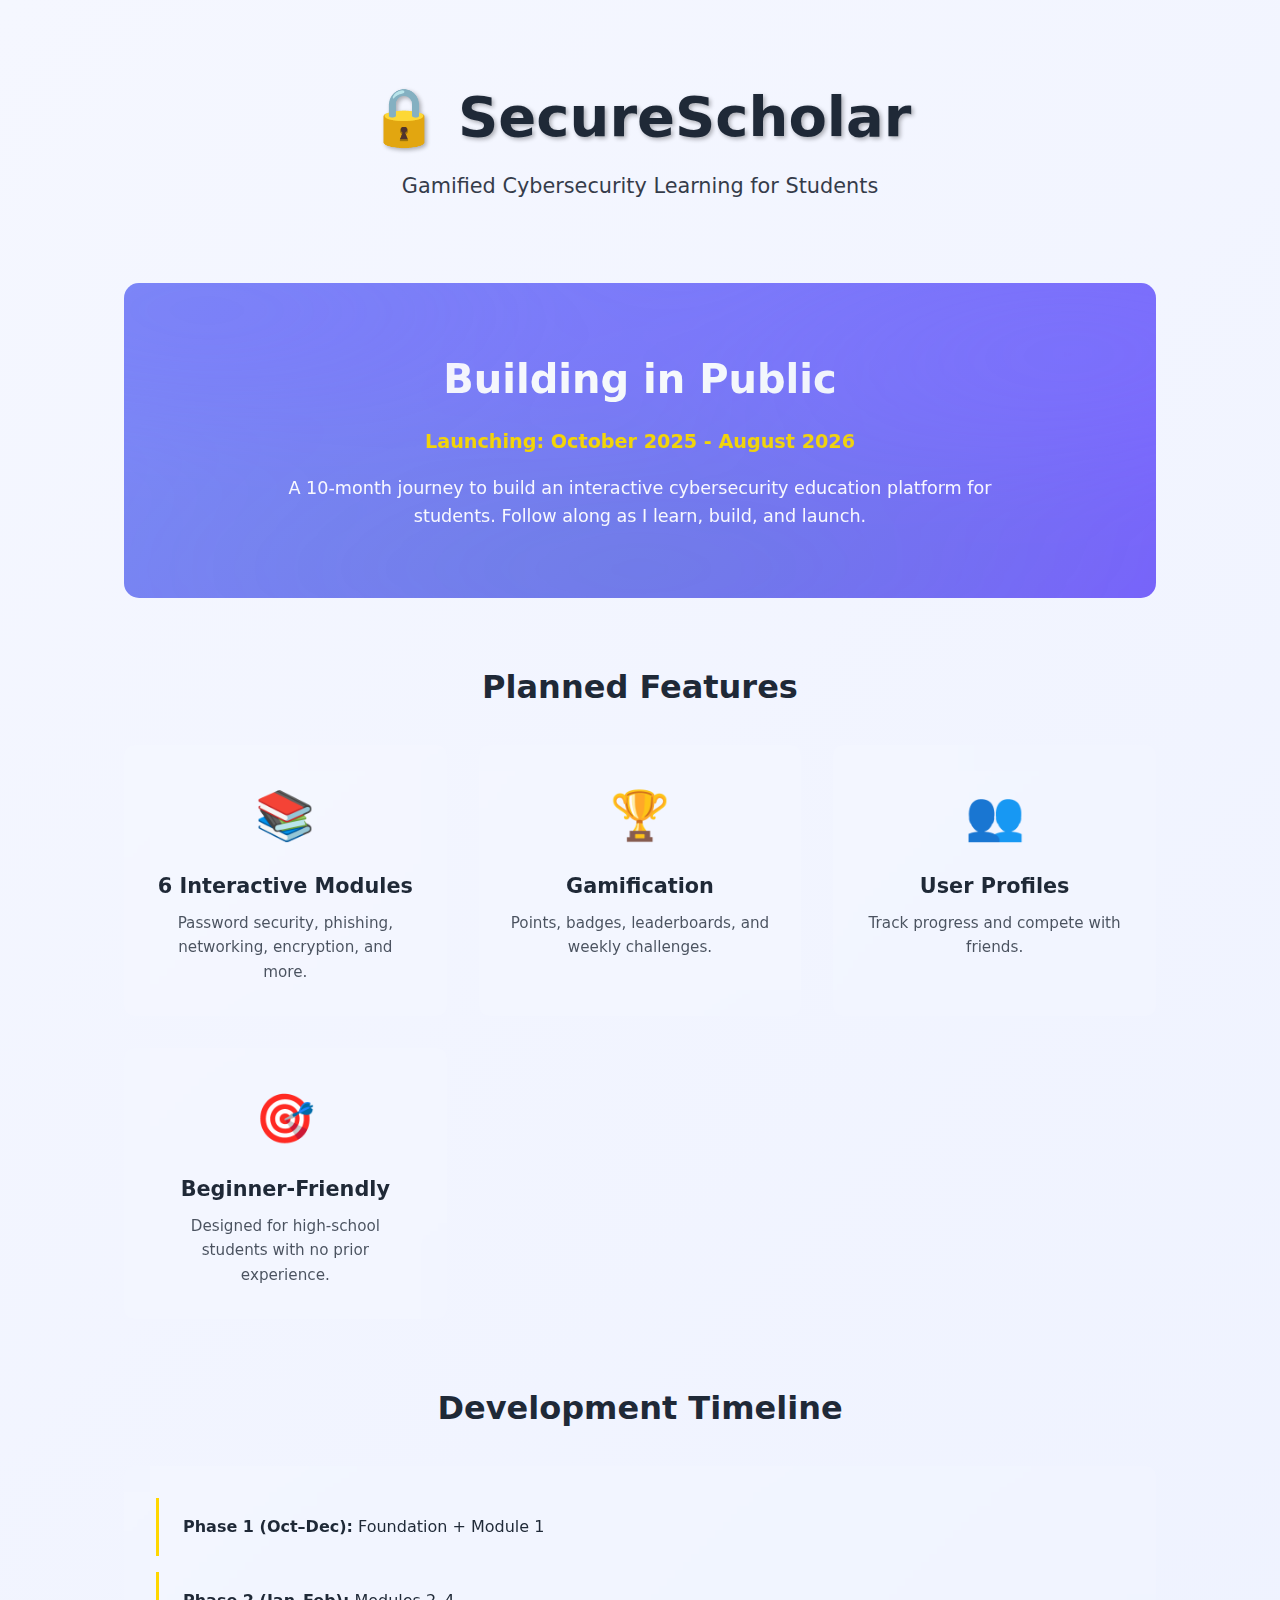
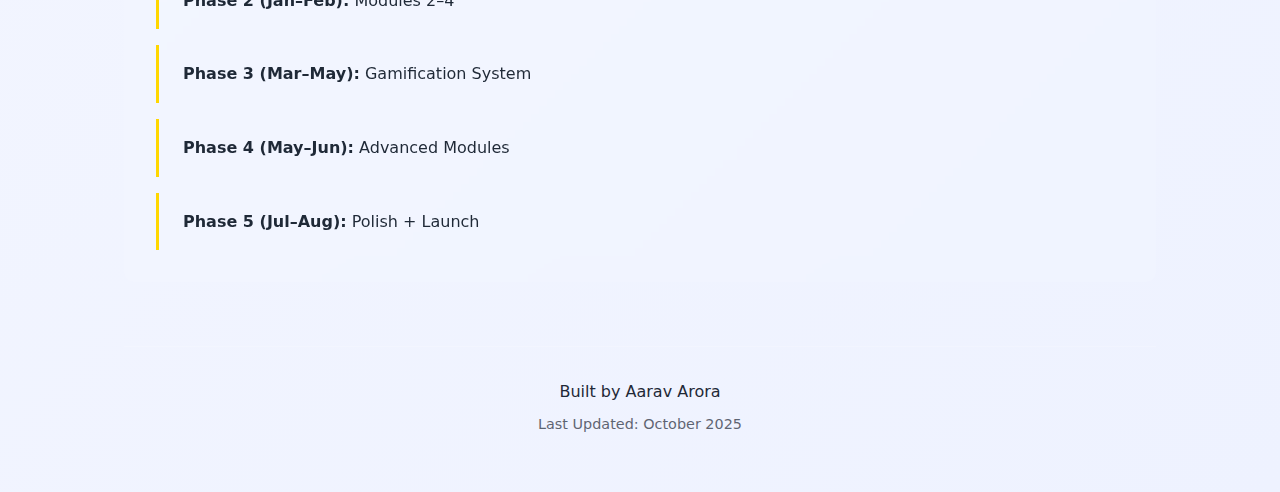
<file: index.html>
<!DOCTYPE html>
<html lang="en">
<head>
  <meta charset="UTF-8" />
  <meta name="viewport" content="width=device-width, initial-scale=1.0"/>
  <title>SecureScholar - Learn Cybersecurity</title>
  <link rel="stylesheet" href="src/css/style.css" />
</head>
<body>
  <div class="container">
    <header>
      <h1>🔒 SecureScholar</h1>
      <p class="tagline">Gamified Cybersecurity Learning for Students</p>
    </header>

    <main>
      <section class="hero">
        <h2>Building in Public</h2>
        <p class="launch-date">Launching: October 2025 - August 2026</p>
        <p class="description">
          A 10-month journey to build an interactive cybersecurity
          education platform for students. Follow along as I learn, build,
          and launch.
        </p>
      </section>

      <section class="features">
        <h3>Planned Features</h3>
        <div class="feature-grid">
          <div class="feature-card">
            <span class="emoji">📚</span>
            <h4>6 Interactive Modules</h4>
            <p>Password security, phishing, networking, encryption, and more.</p>
          </div>
          <div class="feature-card">
            <span class="emoji">🏆</span>
            <h4>Gamification</h4>
            <p>Points, badges, leaderboards, and weekly challenges.</p>
          </div>
          <div class="feature-card">
            <span class="emoji">👥</span>
            <h4>User Profiles</h4>
            <p>Track progress and compete with friends.</p>
          </div>
          <div class="feature-card">
            <span class="emoji">🎯</span>
            <h4>Beginner-Friendly</h4>
            <p>Designed for high-school students with no prior experience.</p>
          </div>
        </div>
      </section>

      <section class="journey">
        <h3>Development Timeline</h3>
        <div class="timeline">
          <div class="phase"><strong>Phase 1 (Oct–Dec):</strong> Foundation + Module 1</div>
          <div class="phase"><strong>Phase 2 (Jan–Feb):</strong> Modules 2–4</div>
          <div class="phase"><strong>Phase 3 (Mar–May):</strong> Gamification System</div>
          <div class="phase"><strong>Phase 4 (May–Jun):</strong> Advanced Modules</div>
          <div class="phase"><strong>Phase 5 (Jul–Aug):</strong> Polish + Launch</div>
        </div>
      </section>
    </main>

    <footer>
      <p>Built by Aarav Arora</p>
      <p class="update">Last Updated: October 2025</p>
    </footer>
  </div>
  <script src="src/js/app.js"></script>
</body>
</html>
</file>
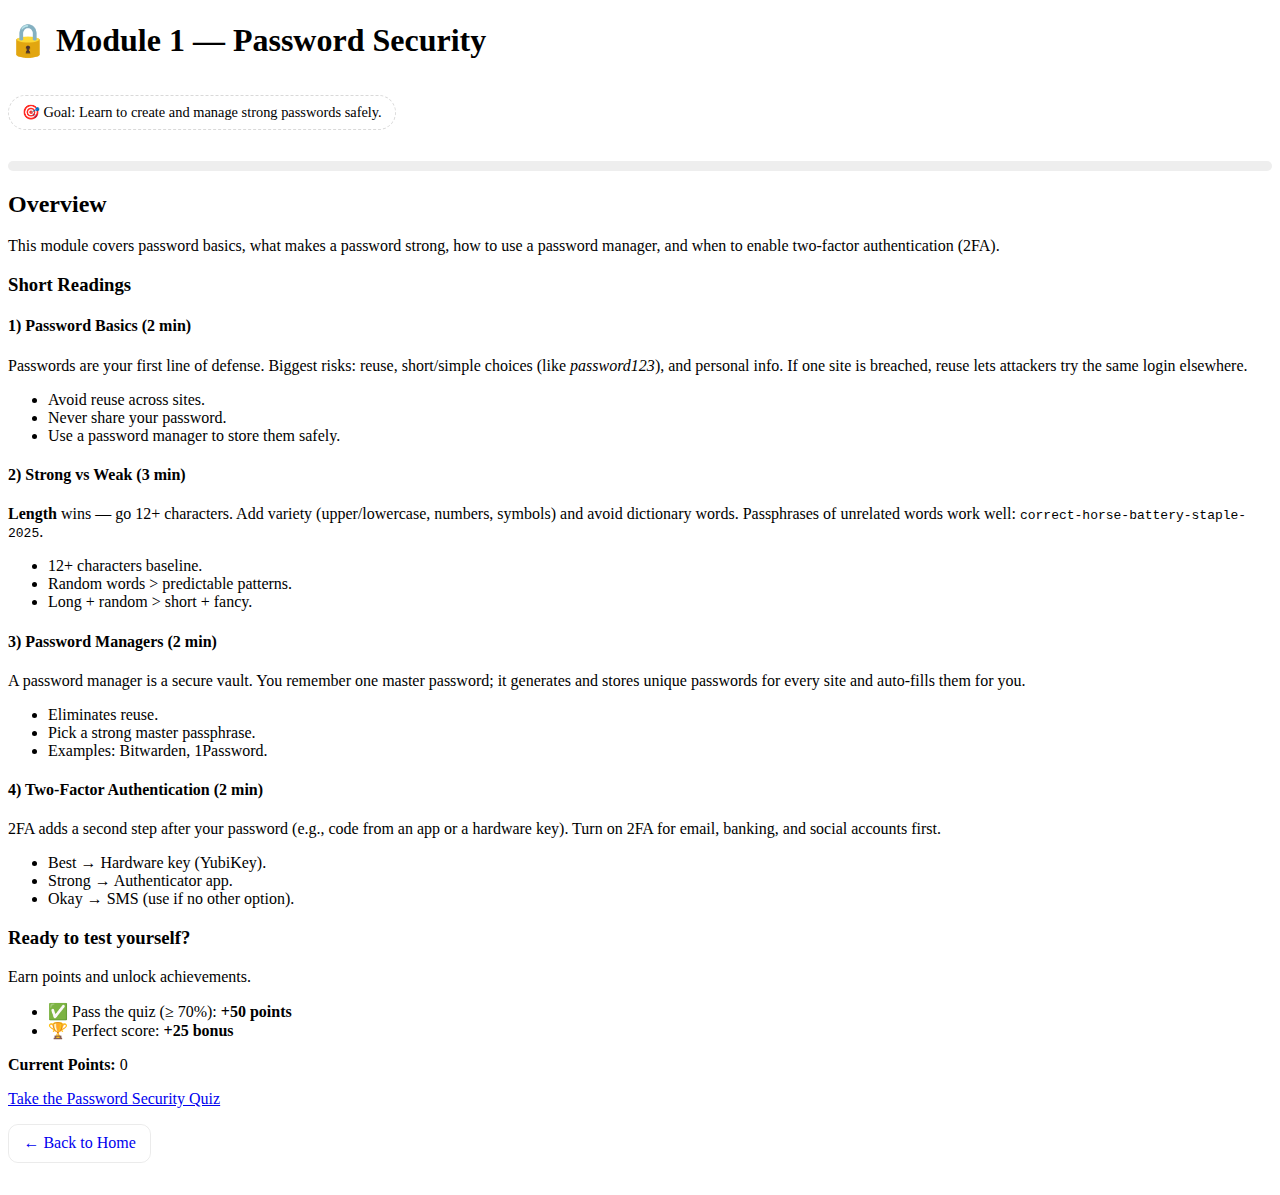
<file: src/modules/module1.html>
<!DOCTYPE html>
<html lang="en">
<head>
  <meta charset="UTF-8" />
  <meta name="viewport" content="width=device-width, initial-scale=1.0" />
  <title>Module 1 — Password Security | SecureScholar</title>

  <!-- these files live in the same folder as this file -->
  <link rel="stylesheet" href="./modules.css" />
  <script defer src="./modules.js"></script>

  <script>
    document.addEventListener("DOMContentLoaded", () => {
      if (window.SS) {
        const fill = document.getElementById("progress-fill");
        if (fill) fill.style.width = SS.progressPercent() + "%";
        const pts = document.getElementById("points");
        if (pts) pts.textContent = SS.loadState().points || 0;
      }
    });
  </script>
</head>
<body>
  <header class="module-header">
    <div class="container">
      <h1>🔒 Module 1 — Password Security</h1>
      <p class="badge">🎯 Goal: Learn to create and manage strong passwords safely.</p>
      <div class="progress"><div id="progress-fill"></div></div>
    </div>
  </header>

  <main>
    <section class="section">
      <div class="container">
        <h2 class="section-title">Overview</h2>
        <p>
          This module covers password basics, what makes a password strong, how to use a password
          manager, and when to enable two-factor authentication (2FA).
        </p>
      </div>
    </section>

    <!-- SHORT READINGS -->
    <section class="section alt">
      <div class="container">
        <h3 class="section-title">Short Readings</h3>
        <div class="grid">
          <article class="card">
            <h4>1) Password Basics (2 min)</h4>
            <p>Passwords are your first line of defense. Biggest risks: reuse, short/simple choices (like <em>password123</em>), and personal info. If one site is breached, reuse lets attackers try the same login elsewhere.</p>
            <ul class="bullets"><li>Avoid reuse across sites.</li><li>Never share your password.</li><li>Use a password manager to store them safely.</li></ul>
          </article>
          <article class="card">
            <h4>2) Strong vs Weak (3 min)</h4>
            <p><strong>Length</strong> wins — go 12+ characters. Add variety (upper/lowercase, numbers, symbols) and avoid dictionary words. Passphrases of unrelated words work well: <code>correct-horse-battery-staple-2025</code>.</p>
            <ul class="bullets"><li>12+ characters baseline.</li><li>Random words &gt; predictable patterns.</li><li>Long + random &gt; short + fancy.</li></ul>
          </article>
          <article class="card">
            <h4>3) Password Managers (2 min)</h4>
            <p>A password manager is a secure vault. You remember one master password; it generates and stores unique passwords for every site and auto-fills them for you.</p>
            <ul class="bullets"><li>Eliminates reuse.</li><li>Pick a strong master passphrase.</li><li>Examples: Bitwarden, 1Password.</li></ul>
          </article>
          <article class="card">
            <h4>4) Two-Factor Authentication (2 min)</h4>
            <p>2FA adds a second step after your password (e.g., code from an app or a hardware key). Turn on 2FA for email, banking, and social accounts first.</p>
            <ul class="bullets"><li>Best → Hardware key (YubiKey).</li><li>Strong → Authenticator app.</li><li>Okay → SMS (use if no other option).</li></ul>
          </article>
        </div>
      </div>
    </section>

    <!-- GAMIFICATION + CTA -->
    <section class="section">
      <div class="container">
        <div class="card highlight">
          <div class="row">
            <div>
              <h3 class="section-title">Ready to test yourself?</h3>
              <p class="muted">Earn points and unlock achievements.</p>
              <ul class="bullets">
                <li>✅ Pass the quiz (≥ 70%): <strong>+50 points</strong></li>
                <li>🏆 Perfect score: <strong>+25 bonus</strong></li>
              </ul>
              <p><strong>Current Points:</strong> <span id="points">0</span></p>
            </div>
            <div class="cta-wrap">
              <a class="btn btn-primary btn-xl" href="./quiz-prototype.html">
                Take the Password Security Quiz
              </a>
            </div>
          </div>
        </div>

        <div class="module-nav" style="margin-top:1rem">
          <!-- back to root from src/modules/module1.html -->
          <a class="btn" href="../../index.html">← Back to Home</a>
        </div>
      </div>
    </section>
  </main>
</body>
</html>
</file>
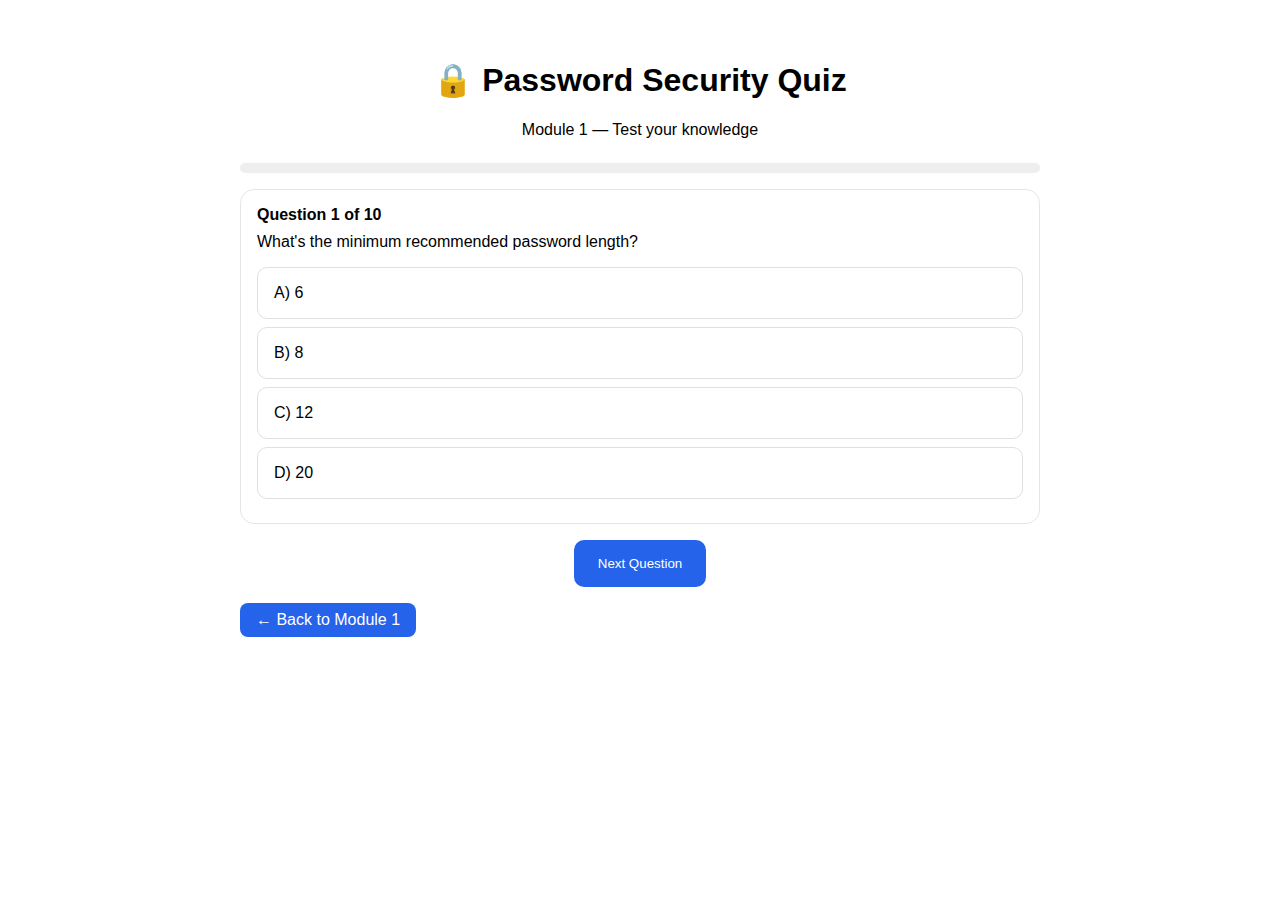
<file: src/modules/quiz-prototype.html>
<!DOCTYPE html>
<html lang="en">
<head>
  <meta charset="UTF-8" />
  <meta name="viewport" content="width=device-width, initial-scale=1.0" />
  <title>Password Security Quiz</title>

  <!-- Shared styles/scripts (same folder as this file) -->
  <link rel="stylesheet" href="./modules.css" />
  <script defer src="./modules.js"></script>

  <style>
    * { box-sizing: border-box; }
    body { font-family: -apple-system, BlinkMacSystemFont, 'Segoe UI', Roboto, sans-serif; min-height: 100vh; padding: 2rem; }
    .container { max-width: 800px; margin: 0 auto; }
    .header { text-align: center; margin-bottom: 1.5rem; }
    .quiz-card { border:1px solid rgba(0,0,0,.1); border-radius:14px; padding:1rem; margin:1rem 0; }
    .option { border:1px solid rgba(0,0,0,.12); border-radius:10px; padding:1rem; cursor:pointer; margin:.5rem 0; }
    .option:hover { background: rgba(0,0,0,.04); }
    .option.correct { border-color:#22c55e; background: rgba(34,197,94,.12); }
    .option.incorrect { border-color:#ef4444; background: rgba(239,68,68,.12); }
    .button { border:none; padding:1rem 1.5rem; border-radius:10px; cursor:pointer; margin:1rem auto; display:block; background:#2563eb; color:#fff; }
    .button:hover { background:#1e40af; }
    .progress { height:10px; background:#eee; border-radius:6px; overflow:hidden; margin:1rem 0; }
    .progress > div { height:100%; width:0%; background:#fbbf24; transition: width .3s ease; }
    .nav { display:flex; gap:.75rem; flex-wrap:wrap; margin-top:1rem; }
    .nav a { background:#2563eb; color:#fff; padding:.5rem 1rem; border-radius:8px; text-decoration:none; }
    .nav a:hover { background:#1e40af; }
  </style>
</head>
<body>
  <div class="container">
    <div class="header">
      <h1>🔒 Password Security Quiz</h1>
      <p>Module 1 — Test your knowledge</p>
    </div>

    <!-- Module progress (overall) -->
    <div class="progress"><div id="moduleProgress"></div></div>

    <div id="quiz"></div>

    <button class="button" id="nextBtn" style="display:none" onclick="nextQ()">Next Question</button>
    <button class="button" id="finishBtn" style="display:none" onclick="finish()">See Results</button>

    <div id="results" style="text-align:center; font-size:1.2rem; margin-top:1rem; display:none;"></div>

    <div class="nav">
      <a href="./module1.html">← Back to Module 1</a>
    </div>
  </div>

  <script>
    // 10-question bank
    const quizData = [
      { q: "What's the minimum recommended password length?", opts: ["6","8","12","20"], a: 2, x: "12+ characters is the modern baseline for strong passwords." },
      { q: "Which password is strongest?", opts: ["JohnDoe123","P@ssw0rd!","correct-horse-battery-staple","iloveyou"], a: 2, x: "Long random passphrases are hardest to crack and easier to remember." },
      { q: "2FA stands for…", opts: ["Two-Factor Authentication","Two-File Access","Total Factor Authorization","Trusted Friend Access"], a:0, x:"A second factor (something you have/are) added to your password (something you know)." },
      { q: "Using the same strong password on all sites is safe.", opts:["True","False"], a:1, x:"If one site is breached, attackers try the same password everywhere." },
      { q: "Which is the BEST type of 2FA?", opts:["SMS codes","Email codes","Authenticator app","Hardware key"], a:3, x:"Hardware security keys resist phishing and SIM-swaps; apps are second-best." },
      { q: "A password manager primarily helps by…", opts:["Sending password resets","Storing/generating unique passwords securely","Creating accounts for you","Blocking phishing emails"], a:1, x:"Use it to generate and store unique passwords for every site." },
      { q: "‘password123’ is weak mainly because…", opts:["It has numbers","It’s too short and common","It uses only lowercase","It’s hard to type"], a:1, x:"Common words + predictable numbers are first in attacker wordlists." },
      { q: "Why is 'correct-horse-battery-staple-2025' strong?", opts:["It uses symbols","It’s long and less predictable","It’s all caps","It has your birth year"], a:1, x:"Length dominates strength—several unrelated words expand the search space." },
      { q: "Which accounts should have 2FA at minimum?", opts:["Email","Banking","Social media","All of the above"], a:3, x:"Enable 2FA anywhere possible, especially email, banking, and socials." },
      { q: "Browser password managers are always equal to dedicated ones.", opts:["True","False"], a:1, x:"Dedicated managers usually have stronger features and cross-platform support." }
    ];

    let i = 0;
    let score = 0;
    let answered = false;

    function updateModuleProgress(){
      const fill = document.getElementById("moduleProgress");
      if (!fill) return;
      // progressPercent() uses SS.quizScore>0 to mark module segment as done
      fill.style.width = SS.progressPercent() + "%";
    }

    function loadQ(){
      const q = quizData[i];
      const root = document.getElementById("quiz");
      let html = `
        <div class="quiz-card">
          <div><strong>Question ${i+1} of ${quizData.length}</strong></div>
          <p style="margin:.6rem 0 1rem">${q.q}</p>
      `;
      q.opts.forEach((opt, idx) => {
        html += `<div class="option" onclick="selectA(${idx})">${String.fromCharCode(65+idx)}) ${opt}</div>`;
      });
      html += `<div id="fb" style="margin-top:.8rem;display:none"></div></div>`;
      root.innerHTML = html;

      document.getElementById("nextBtn").style.display = (i < quizData.length - 1) ? "block" : "none";
      document.getElementById("finishBtn").style.display = (i === quizData.length - 1) ? "block" : "none";
      answered = false;
    }

    function selectA(idx){
      if (answered) return;
      answered = true;
      const q = quizData[i];
      const opts = document.querySelectorAll(".option");
      const fb = document.getElementById("fb");

      if (idx === q.a){
        opts[idx].classList.add("correct");
        fb.textContent = "✅ Correct. " + q.x;
        score += 10;
      } else {
        opts[idx].classList.add("incorrect");
        opts[q.a].classList.add("correct");
        fb.textContent = "❌ Not quite. " + q.x;
      }
      fb.style.display = "block";
    }

    function nextQ(){ i++; loadQ(); }

    function finish(){
      const total = quizData.length * 10;
      const pct = Math.round((score / total) * 100);

      // Points integration (uses your existing modules.js helpers)
      if (pct >= 70) SS.awardPoints(50); // pass bonus
      if (pct === 100) SS.awardPoints(25); // perfect bonus
      SS.setQuizScore(score);

      updateModuleProgress();

      const r = document.getElementById("results");
      r.style.display = "block";
      r.innerHTML = `
        <div>Your Score: <strong>${score}/${total}</strong> (${pct}%)</div>
        <button class="button" onclick="location.reload()">Try Again</button>
      `;

      // hide quiz UI
      document.getElementById("quiz").style.display = "none";
      document.getElementById("nextBtn").style.display = "none";
      document.getElementById("finishBtn").style.display = "none";
      // set progress bar to full for visual closure
      document.getElementById("moduleProgress").style.width = "100%";
    }

    document.addEventListener("DOMContentLoaded", () => {
      updateModuleProgress();
      loadQ();
    });
  </script>
</body>
</html>
</file>
<file: src/css/style.css>
/* SecureScholar - Base Styles */
* {
  margin: 0;
  padding: 0;
  box-sizing: border-box;
}

body {
  font-family: -apple-system, BlinkMacSystemFont, "Segoe UI", Roboto, Oxygen, Ubuntu, sans-serif;
  background: linear-gradient(135deg, #667eea 0%, #764ba2 100%);
  min-height: 100vh;
  color: white;
  line-height: 1.6;
}

.container {
  max-width: 1200px;
  margin: 0 auto;
  padding: 2rem;
}

/* Header */
header {
  text-align: center;
  padding: 3rem 0;
}

header h1 {
  font-size: 3.5rem;
  margin-bottom: 0.5rem;
  text-shadow: 2px 2px 4px rgba(0, 0, 0, 0.3);
}

.tagline {
  font-size: 1.3rem;
  opacity: 0.9;
}

/* Hero Section */
.hero {
  text-align: center;
  padding: 3rem 0;
  background: rgba(255, 255, 255, 0.1);
  border-radius: 15px;
  backdrop-filter: blur(10px);
  margin: 2rem 0;
}

.hero h2 {
  font-size: 2.5rem;
  margin-bottom: 1rem;
}

.launch-date {
  font-size: 1.2rem;
  font-weight: bold;
  color: #ffd700;
  margin-bottom: 1rem;
}

.description {
  font-size: 1.1rem;
  max-width: 700px;
  margin: 0 auto;
  opacity: 0.9;
}

/* Features Section */
.features {
  margin: 4rem 0;
}

.features h3 {
  text-align: center;
  font-size: 2rem;
  margin-bottom: 2rem;
}

.feature-grid {
  display: grid;
  grid-template-columns: repeat(auto-fit, minmax(250px, 1fr));
  gap: 2rem;
}

.feature-card {
  background: rgba(255, 255, 255, 0.1);
  padding: 2rem;
  border-radius: 10px;
  backdrop-filter: blur(10px);
  text-align: center;
  transition: transform 0.3s ease;
}

.feature-card:hover {
  transform: translateY(-5px);
}

.emoji {
  font-size: 3rem;
  display: block;
  margin-bottom: 1rem;
}

.feature-card h4 {
  font-size: 1.3rem;
  margin-bottom: 0.5rem;
}

.feature-card p {
  opacity: 0.8;
  font-size: 0.95rem;
}

/* Timeline Section */
.journey {
  margin: 4rem 0;
}

.journey h3 {
  text-align: center;
  font-size: 2rem;
  margin-bottom: 2rem;
}

.timeline {
  background: rgba(255, 255, 255, 0.1);
  padding: 2rem;
  border-radius: 10px;
  backdrop-filter: blur(10px);
}

.phase {
  padding: 1rem 0;
  border-left: 3px solid #ffd700;
  padding-left: 1.5rem;
  margin-bottom: 1rem;
}

.phase:last-child {
  margin-bottom: 0;
}

/* Footer */
footer {
  text-align: center;
  padding: 2rem 0;
  margin-top: 4rem;
  border-top: 1px solid rgba(255, 255, 255, 0.2);
}

footer a {
  color: #ffd700;
  text-decoration: none;
  font-weight: bold;
}

footer a:hover {
  text-decoration: underline;
}

.update {
  margin-top: 0.5rem;
  opacity: 0.7;
  font-size: 0.9rem;
}

/* Responsive */
@media (max-width: 768px) {
  header h1 {
    font-size: 2.5rem;
  }

  .hero h2 {
    font-size: 2rem;
  }

  .feature-grid {
    grid-template-columns: 1fr;
  }
}

:root{
  --text:#0b1020; --muted:#55607a; --primary:#2563eb; --primary-600:#1e40af;
  --accent:#fbbf24; --surface:#fff; --radius:14px;
}
*{box-sizing:border-box}
body{margin:0;font-family:system-ui,-apple-system,Segoe UI,Roboto,sans-serif;color:var(--text);
  background:linear-gradient(135deg,#eef2ff,#e0e7ff)}
.container{max-width:1080px;margin:0 auto;padding:1.5rem}

/* header/footer/hero */
.site-header,.site-footer,.module-header{background:linear-gradient(135deg,#667eea 0%,#764ba2 100%);color:#fff}
.site-footer{padding:1rem 0}.brand{margin:0}
.hero{padding:4rem 0 3rem;background:linear-gradient(135deg,#7c8cf6,#7b61ff);color:#fff;text-align:center}
.hero .description{max-width:720px;margin:.5rem auto 1.25rem;opacity:.95}
.launch-date{font-weight:700}

/* sections/cards/grid */
.section{padding:2.5rem 0}.section.alt{background:rgba(255,255,255,.6)}
.section-title{margin:0 0 1rem}
.grid{display:grid;gap:1rem;grid-template-columns:repeat(auto-fit,minmax(240px,1fr))}
.card{background:var(--surface);border:1px solid rgba(0,0,0,.08);border-radius:var(--radius);padding:1rem;box-shadow:0 2px 12px rgba(0,0,0,.04)}
.card .emoji{font-size:1.5rem}
.card.highlight{border:1px solid rgba(37,99,235,.25);background:#f8fbff}

/* buttons */
.btn{display:inline-block;background:#fff;color:var(--primary);border:1px solid rgba(37,99,235,.3);
  border-radius:10px;padding:.7rem 1.1rem;text-decoration:none;font-weight:600;transition:transform .1s ease,background .2s ease,box-shadow .2s ease}
.btn:hover{transform:translateY(-1px);box-shadow:0 5px 16px rgba(37,99,235,.25)}
.btn-primary{background:var(--primary);color:#fff;border-color:transparent}
.btn-primary:hover{background:var(--primary-600)}
.btn-lg{font-size:1.05rem;padding:.95rem 1.4rem;border-radius:12px}
.btn-xl{font-size:1.15rem;padding:1.1rem 1.6rem;border-radius:14px}

/* lists/links */
.module-list{list-style:none;padding:0}.module-list li{margin:.4rem 0}
.link{color:var(--primary);font-weight:600;text-decoration:none}.link:hover{text-decoration:underline}
.bullets{margin:.5rem 0 0 1rem}
.badge{display:inline-flex;align-items:center;gap:.5rem;padding:.45rem .7rem;border-radius:999px;font-size:.9rem;background:#fff;color:#111;border:1px dashed rgba(0,0,0,.15)}
.muted{color:var(--muted)}

/* progress (module header) */
.progress{height:10px;background:rgba(255,255,255,.65);border-radius:8px;overflow:hidden;margin-top:.8rem;border:1px solid rgba(0,0,0,.08)}
.progress>div{height:100%;width:0%;background:var(--accent);transition:width .3s ease}

/* layout helpers */
.row{display:grid;grid-template-columns:1fr;gap:1rem}
@media (min-width:880px){.row{grid-template-columns:2fr 1fr;align-items:center}}

/* --- Readability Enhancements --- */
.card {
  line-height: 1.6;
  font-size: 1rem;
  background: #ffffff;
  border-radius: 16px;
  padding: 1.5rem;
  box-shadow: 0 4px 20px rgba(0, 0, 0, 0.05);
  transition: transform 0.2s ease, box-shadow 0.2s ease;
}
.card:hover {
  transform: translateY(-3px);
  box-shadow: 0 8px 25px rgba(0, 0, 0, 0.08);
}
.card h4 {
  color: #1e3a8a;
  margin-bottom: 0.5rem;
}

.bullets li {
  margin-bottom: 0.4rem;
}

/* Better spacing for Short Readings section */
.section.alt {
  background: #f8f9ff;
  padding: 3rem 0;
}

/* --- Footer Improvements --- */
.site-footer {
  text-align: center;
  background: linear-gradient(135deg, #5a67d8 0%, #6b46c1 100%);
  color: #fff;
  padding: 2rem 0;
}
.site-footer p {
  margin: 0.25rem 0;
}
.site-footer .muted {
  color: #e0e7ff; /* lighter blue for readability */
  font-size: 0.9rem;
}

/* Make main body text easier on eyes */
body {
  color: #1f2937;
  background: linear-gradient(135deg, #f5f7ff, #eef2ff);
}

/* Animated gradient background */
.hero { position: relative; overflow: hidden; }
.hero::before{
  content:""; position:absolute; inset:-20%;
  background: radial-gradient(60% 60% at 20% 20%, #7b61ff33 0%, transparent 60%),
              radial-gradient(60% 60% at 80% 30%, #7c8cf633 0%, transparent 60%),
              radial-gradient(70% 70% at 50% 80%, #22c55e22 0%, transparent 70%);
  filter: blur(40px);
  animation: floatGlow 18s ease-in-out infinite alternate;
}
@keyframes floatGlow{
  0%{ transform: translate3d(0,0,0) scale(1); }
  100%{ transform: translate3d(-3%, 2%, 0) scale(1.05); }
}

/* CTA pulse */
.btn-xl.btn-primary{
  box-shadow: 0 12px 30px rgba(37,99,235,.35);
  animation: ctaPulse 2.6s ease-in-out infinite;
}
@keyframes ctaPulse{
  0%,100%{ transform: translateY(0) scale(1); }
  50%{ transform: translateY(-2px) scale(1.01); box-shadow:0 18px 38px rgba(37,99,235,.45); }
}
</file>
<file: src/modules/modules.css>
.module-wrap {
  max-width: 900px;
  margin: 0 auto;
  padding: 1.5rem;
  font-family: system-ui, -apple-system, Segoe UI, Roboto, sans-serif;
}

.module-nav {
  display: flex;
  gap: 0.75rem;
  flex-wrap: wrap;
  margin: 1rem 0 2rem;
}

.module-nav a {
  padding: 0.6rem 0.9rem;
  border-radius: 10px;
  border: 1px solid rgba(0, 0, 0, 0.08);
  text-decoration: none;
}

.progress {
  height: 10px;
  background: #eee;
  border-radius: 6px;
  overflow: hidden;
  margin: 1rem 0;
}

.progress > div {
  height: 100%;
  width: 0;
  transition: width 0.3s ease;
}

.badge {
  display: inline-flex;
  align-items: center;
  gap: 0.5rem;
  padding: 0.5rem 0.8rem;
  border: 1px dashed rgba(0, 0, 0, 0.15);
  border-radius: 999px;
  font-size: 0.9rem;
}

@media (prefers-color-scheme: dark) {
  .module-nav a {
    border-color: rgba(255, 255, 255, 0.15);
  }
  .progress {
    background: rgba(255, 255, 255, 0.15);
  }
}
</file>
